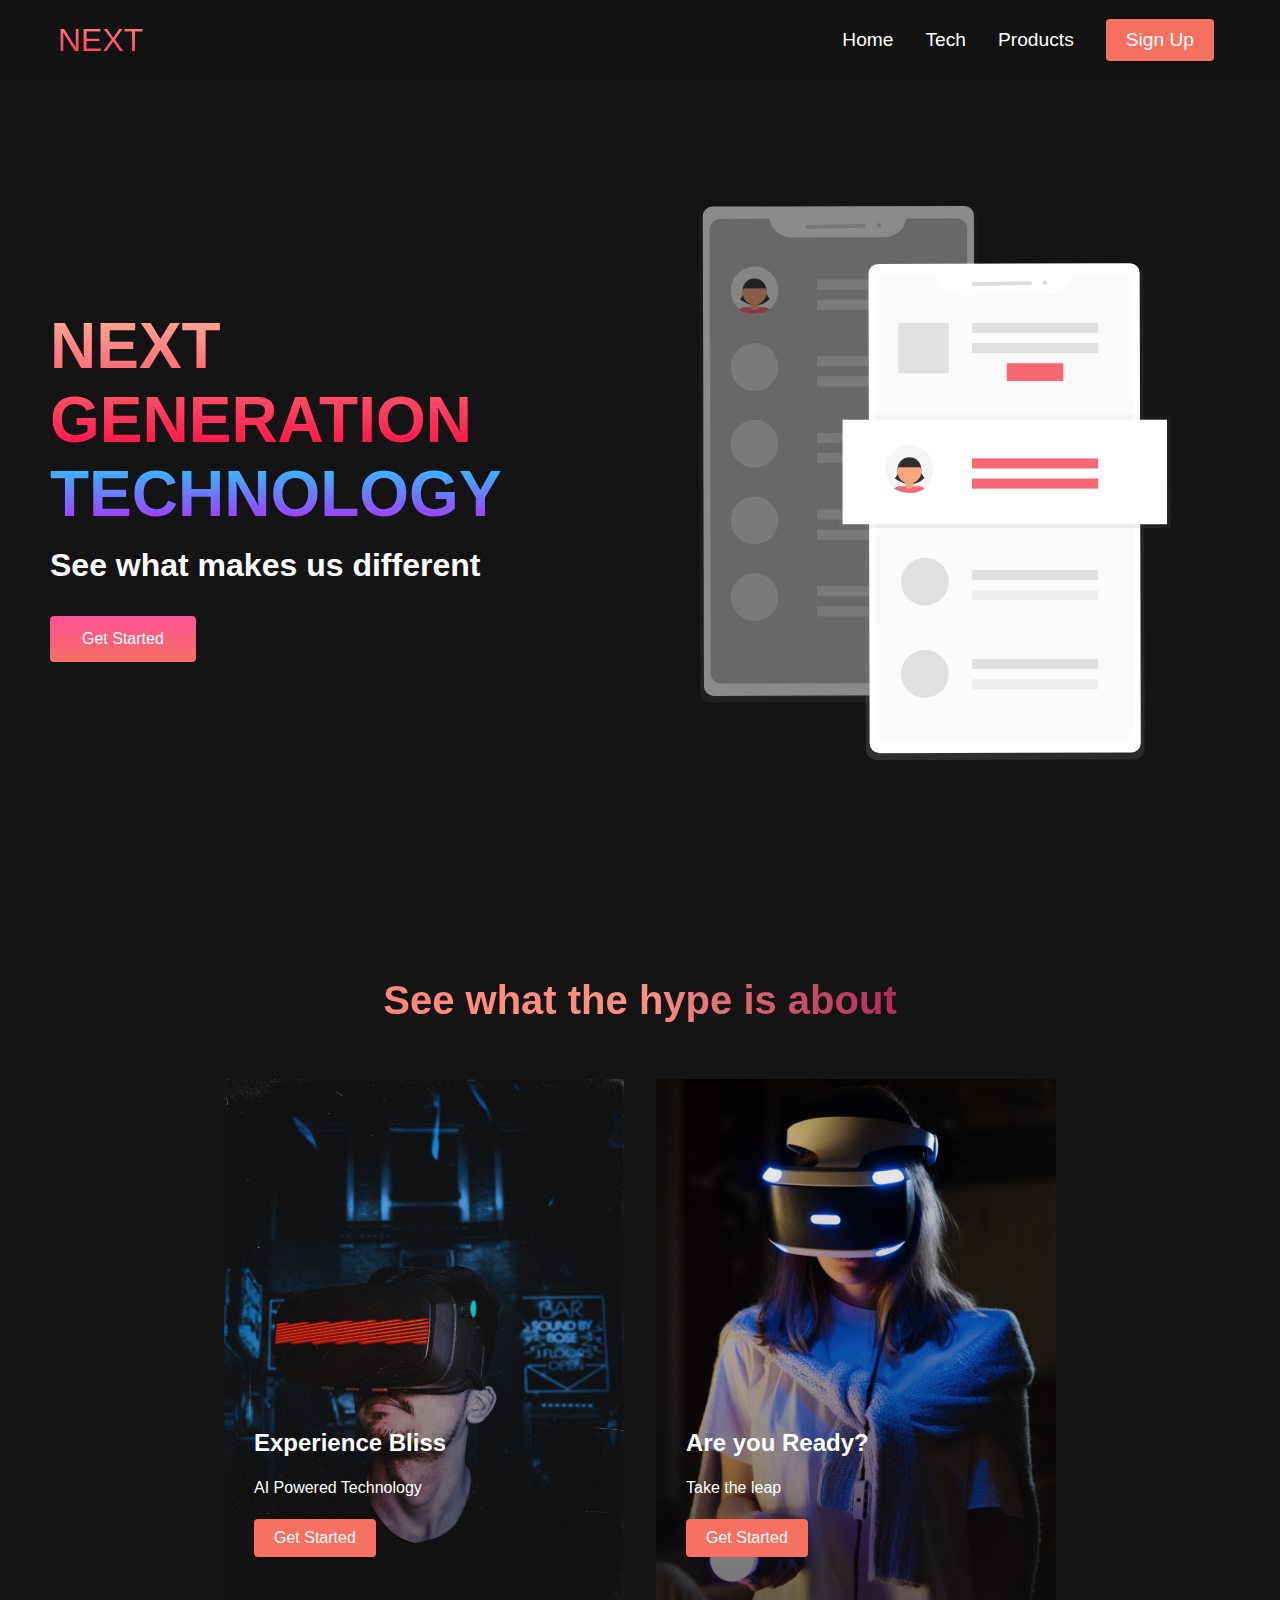
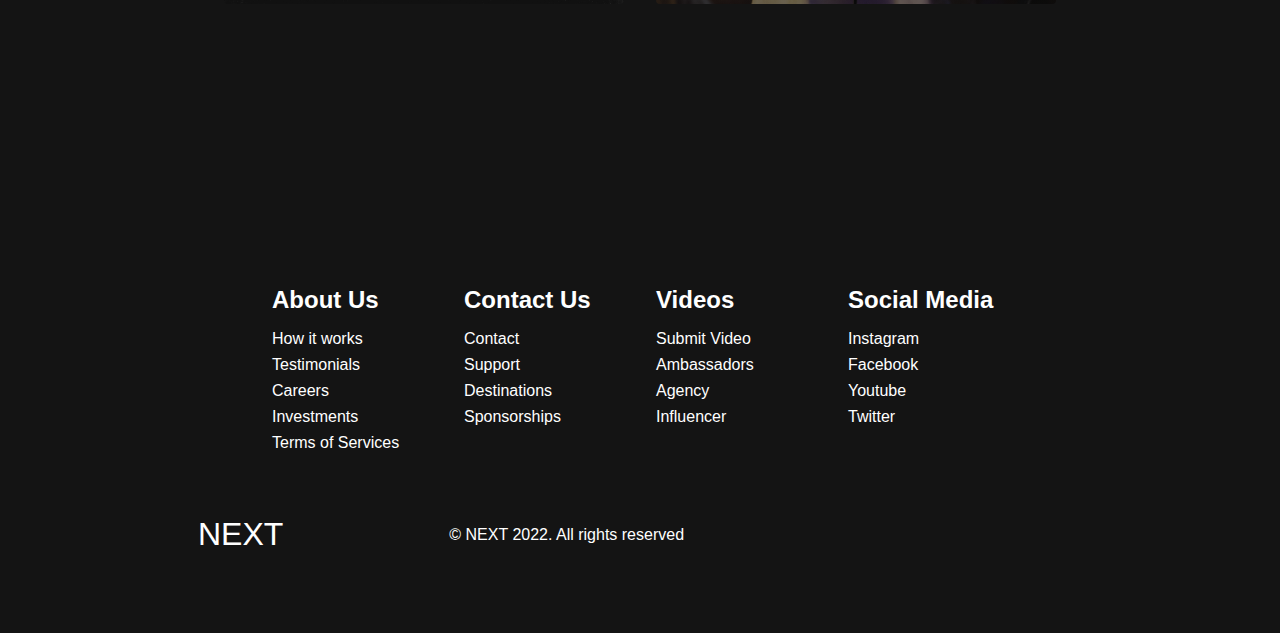
<file: index.html>
<!DOCTYPE html>
<html lang="en">
<head>
    <meta charset="UTF-8">
    <meta http-equiv="X-UA-Compatible" content="IE=edge">
    <meta name="viewport" content="width=device-width, initial-scale=1.0">
    <title>NEXT Website</title>
    <link rel="stylesheet" href="styles.css"/>
    <link rel="stylesheet" href="https://cdnjs.cloudflare.com/ajax/libs/font-awesome/6.1.2/css/all.min.css" integrity="sha512-1sCRPdkRXhBV2PBLUdRb4tMg1w2YPf37qatUFeS7zlBy7jJI8Lf4VHwWfZZfpXtYSLy85pkm9GaYVYMfw5BC1A==" crossorigin="anonymous" referrerpolicy="no-referrer" />
    <enlace rel="preconectar" href="https://fonts.googleapis.com">
        <enlace rel="preconectar" href="https://fonts.gstatic.com" crossorigin>
        <enlace href="https: //fonts.googleapis.com/css2? family= Kumbh+Sans:wght@400;700 & display=swap" rel="stylesheet"/>

</head>
<body>
    <!-- Navbar section -->
    <nav class="navbar">
        <div class="navbar_container">
            <a href="/" id="navbar_logo"><i class="fas fa-gem"></i>NEXT</a>
            <div class="navbar_toggle" id="mobile-menu">
                <span class="bar"></span>         
                <span class="bar"></span>         
                <span class="bar"></span>         
            </div>
            <ul class="navbar_menu">
                <li class="navbar_item">
                    <a href="/" class="navbar_links">Home</a>
                </li>
                <li class="navbar_item">
                    <a href="/tech.html" class="navbar_links">Tech</a>
                </li>
                <li class="navbar_item">
                    <a href="/" class="navbar_links">Products</a>
                </li>
                <li class="navbar_btn">
                    <a href="/" class="button">Sign Up</a>
                </li>
            </ul>
        </div>
    </nav>
    <!-- Hero Section -->
    <div class="main">
        <div class="main_container">
            <div class="main_content">
                <h1>NEXT GENERATION</h1>
                <h2>TECHNOLOGY</h2>
                <p>See what makes us different</p>
                <button class="main_btn"><a href="/">Get Started</a></button>
            </div>
            <div class="main_img--container">
                <img src="images/pic1.svg" alt="pic" id="main_img">
            </div>
        </div>
    </div>
    <!-- Services Section -->
    <div class="services">
        <h1>See what the hype is about</h1>
        <div class="services_container">
            <div class="services_card">
                <h2>Experience Bliss</h2>
                <p>AI Powered Technology</p>
                <button>Get Started</button>
            </div>
            <div class="services_card">
                <h2>Are you Ready?</h2>
                <p>Take the leap</p>
                <button>Get Started</button>
            </div>
        </div>
    </div>

    <!-- Footer Section -->
    <div class="footer_container">
        <div class="footer_links">
            <div class="footer_link--wrapper">
                <div class="footer_link--items">
                    <h2>About Us</h2>
                    <a href="/">How it works</a>
                    <a href="/">Testimonials</a>
                    <a href="/">Careers</a>
                    <a href="/">Investments</a>
                    <a href="/">Terms of Services</a>
                </div>
                <div class="footer_link--items">
                    <h2>Contact Us</h2>
                    <a href="/">Contact</a>
                    <a href="/">Support</a>
                    <a href="/">Destinations</a>
                    <a href="/">Sponsorships</a>
                </div>
            </div>
            <div class="footer_link--wrapper">
                <div class="footer_link--items">
                    <h2>Videos</h2>
                    <a href="/">Submit Video</a>
                    <a href="/">Ambassadors</a>
                    <a href="/">Agency</a>
                    <a href="/">Influencer</a>
                    
                </div>
                <div class="footer_link--items">
                    <h2>Social Media</h2>
                    <a href="/">Instagram</a>
                    <a href="/">Facebook</a>
                    <a href="/">Youtube</a>
                    <a href="/">Twitter</a>
                    
                </div>
            </div>
        </div>
        <div class="social_media">
            <div class="social_media--wrap">
                <div class="footer_logo">
                    <a href="/" id="footer_logo"><i class="fas fa-gem">
                    </i>NEXT</a>
                </div>
                <p class="website_rights">© NEXT 2022. All rights reserved</p>
                <div class="social_icons">
                    <a href="/" class="social_icon--link"
                    target="_blank">
                        <i class="fab fa-facebook"></i>
                    </a>
                    <a href="/" class="social_icon--link"
                    target="_blank">
                        <i class="fab fa-instagram"></i>
                    </a>
                    <a href="/" class="social_icon--link"
                    target="_blank">
                        <i class="fab fa-twitter"></i>
                    </a>
                    <a href="/" class="social_icon--link"
                    target="_blank">
                        <i class="fab fa-linkedin"></i>
                    </a>
                    <a href="/" class="social_icon--link"
                    target="_blank">
                        <i class="fab fa-youtube"></i>
                    </a>
                </div>
            </div>
        </div>

    </div>
    <script src="app.js"></script>
</body>
</html>
</file>
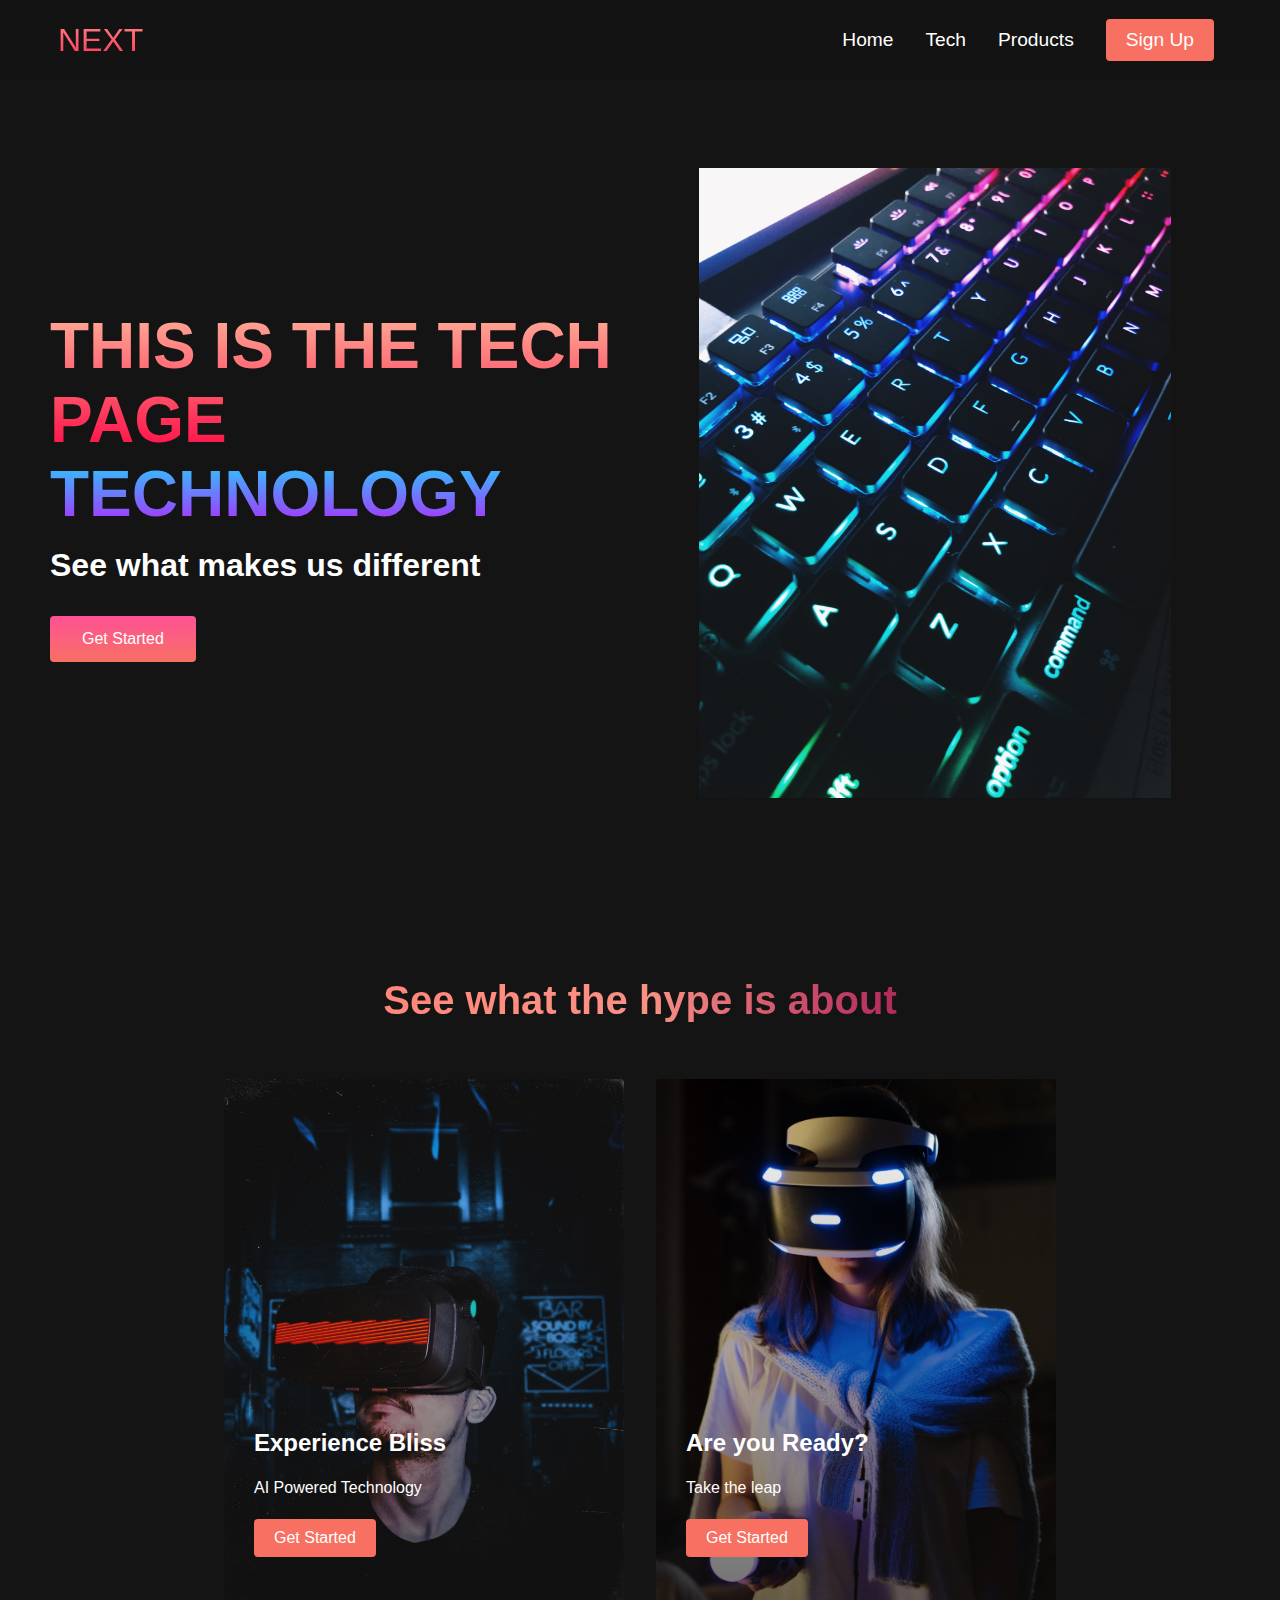
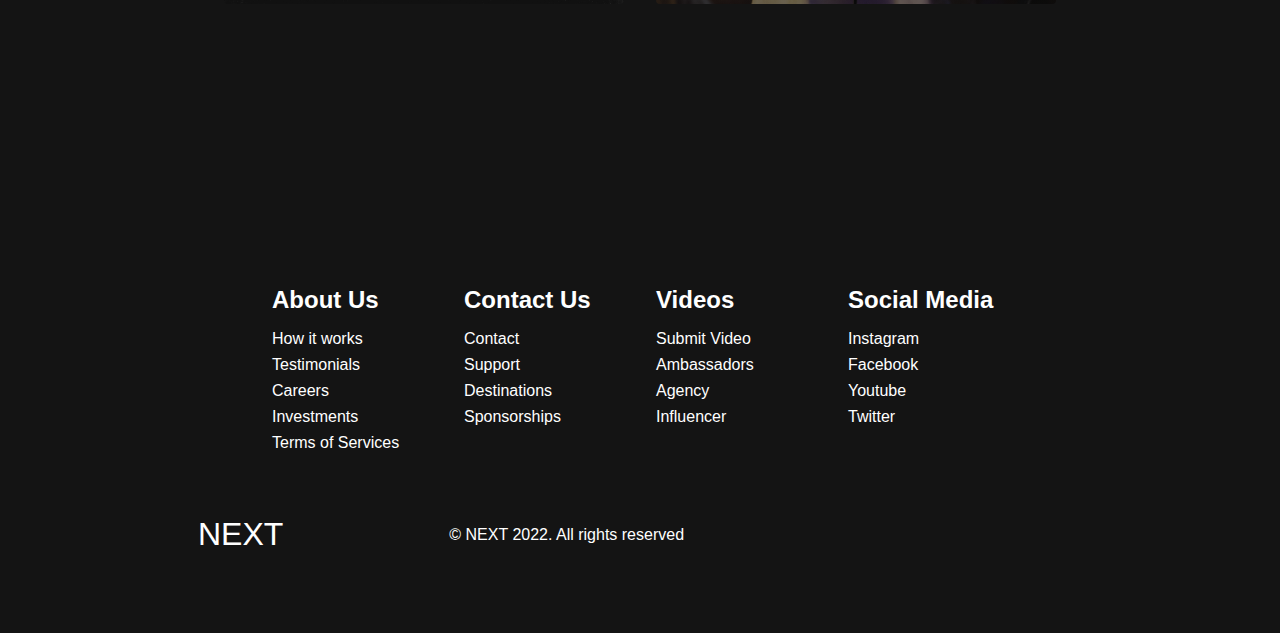
<file: tech.html>
<!DOCTYPE html>
<html lang="en">
<head>
    <meta charset="UTF-8">
    <meta http-equiv="X-UA-Compatible" content="IE=edge">
    <meta name="viewport" content="width=device-width, initial-scale=1.0">
    <title>NEXT Website</title>
    <link rel="stylesheet" href="styles.css"/>
    <link rel="stylesheet" href="https://cdnjs.cloudflare.com/ajax/libs/font-awesome/6.1.2/css/all.min.css" integrity="sha512-1sCRPdkRXhBV2PBLUdRb4tMg1w2YPf37qatUFeS7zlBy7jJI8Lf4VHwWfZZfpXtYSLy85pkm9GaYVYMfw5BC1A==" crossorigin="anonymous" referrerpolicy="no-referrer" />
    <enlace rel="preconectar" href="https://fonts.googleapis.com">
        <enlace rel="preconectar" href="https://fonts.gstatic.com" crossorigin>
        <enlace href="https: //fonts.googleapis.com/css2? family= Kumbh+Sans:wght@400;700 & display=swap" rel="stylesheet"/>

</head>
<body>
    <!-- Navbar section -->
    <nav class="navbar">
        <div class="navbar_container">
            <a href="/" id="navbar_logo"><i class="fas fa-gem"></i>NEXT</a>
            <div class="navbar_toggle" id="mobile-menu">
                <span class="bar"></span>         
                <span class="bar"></span>         
                <span class="bar"></span>         
            </div>
            <ul class="navbar_menu">
                <li class="navbar_item">
                    <a href="/" class="navbar_links">Home</a>
                </li>
                <li class="navbar_item">
                    <a href="/tech.html" class="navbar_links">Tech</a>
                </li>
                <li class="navbar_item">
                    <a href="/" class="navbar_links">Products</a>
                </li>
                <li class="navbar_btn">
                    <a href="/" class="button">Sign Up</a>
                </li>
            </ul>
        </div>
    </nav>
    <!-- Hero Section -->
    <div class="main">
        <div class="main_container">
            <div class="main_content">
                <h1>THIS IS THE TECH PAGE</h1>
                <h2>TECHNOLOGY</h2>
                <p>See what makes us different</p>
                <button class="main_btn"><a href="/">Get Started</a></button>
            </div>
            <div class="main_img--container">
                <img src="images/pic2.jpg" alt="pic" id="main_img">
            </div>
        </div>
    </div>
    <!-- Services Section -->
    <div class="services">
        <h1>See what the hype is about</h1>
        <div class="services_container">
            <div class="services_card">
                <h2>Experience Bliss</h2>
                <p>AI Powered Technology</p>
                <button>Get Started</button>
            </div>
            <div class="services_card">
                <h2>Are you Ready?</h2>
                <p>Take the leap</p>
                <button>Get Started</button>
            </div>
        </div>
    </div>

    <!-- Footer Section -->
    <div class="footer_container">
        <div class="footer_links">
            <div class="footer_link--wrapper">
                <div class="footer_link--items">
                    <h2>About Us</h2>
                    <a href="/">How it works</a>
                    <a href="/">Testimonials</a>
                    <a href="/">Careers</a>
                    <a href="/">Investments</a>
                    <a href="/">Terms of Services</a>
                </div>
                <div class="footer_link--items">
                    <h2>Contact Us</h2>
                    <a href="/">Contact</a>
                    <a href="/">Support</a>
                    <a href="/">Destinations</a>
                    <a href="/">Sponsorships</a>
                </div>
            </div>
            <div class="footer_link--wrapper">
                <div class="footer_link--items">
                    <h2>Videos</h2>
                    <a href="/">Submit Video</a>
                    <a href="/">Ambassadors</a>
                    <a href="/">Agency</a>
                    <a href="/">Influencer</a>
                    
                </div>
                <div class="footer_link--items">
                    <h2>Social Media</h2>
                    <a href="/">Instagram</a>
                    <a href="/">Facebook</a>
                    <a href="/">Youtube</a>
                    <a href="/">Twitter</a>
                    
                </div>
            </div>
        </div>
        <div class="social_media">
            <div class="social_media--wrap">
                <div class="footer_logo">
                    <a href="/" id="footer_logo"><i class="fas fa-gem">
                    </i>NEXT</a>
                </div>
                <p class="website_rights">© NEXT 2022. All rights reserved</p>
                <div class="social_icons">
                    <a href="/" class="social_icon--link"
                    target="_blank">
                        <i class="fab fa-facebook"></i>
                    </a>
                    <a href="/" class="social_icon--link"
                    target="_blank">
                        <i class="fab fa-instagram"></i>
                    </a>
                    <a href="/" class="social_icon--link"
                    target="_blank">
                        <i class="fab fa-twitter"></i>
                    </a>
                    <a href="/" class="social_icon--link"
                    target="_blank">
                        <i class="fab fa-linkedin"></i>
                    </a>
                    <a href="/" class="social_icon--link"
                    target="_blank">
                        <i class="fab fa-youtube"></i>
                    </a>
                </div>
            </div>
        </div>

    </div>
    <script src="app.js"></script>
</body>
</html>
</file>
<file: styles.css>
* {
    box-sizing: border-box;
    margin: 0;
    padding: 0;
    font-family: 'Kumbh Sans', sans-serif;
}

.navbar {
    background-color: #131313;
    height: 80px;
    display: flex;
    justify-content: center;
    align-items: center;
    font-size: 1.2rem;
    position: sticky;
    top: 0;
    z-index: 999;

}

.navbar_container {
    display: flex;
    justify-content: space-between;
    height: 80px;
    z-index: 1;
    width: 100%;
    max-width: 1300px;
    margin: 0 auto;
    padding: 0 50px;

}

#navbar_logo {
    background-color: #ff8177;
    background-image: linear-gradient(to top, #ff0844 0%, #ffb199 100%);
    background-size: 100%;
    -webkit-background-clip: text;
    -moz-background-clip: text;
    -webkit-text-fill-color: transparent;
    display: flex;
    align-items: center;
    cursor: pointer;
    text-decoration: none;
    font-size: 2rem;
}

.fa-gem {
    margin-right: 0.5rem;

}
.navbar_menu{
    display: flex;
    align-items: center;
    list-style: none;
    text-align: center;
}

.navbar_item {
    height: 80px;
}
.navbar_links{
    color: #fff;
    display: flex;
    align-items: center;
    justify-content: center;
    text-decoration: none;
    padding: 0 1rem;
    height: 100%;

}

.navbar_btn{
    display: flex;
    justify-content: center;
    align-items: center;
    padding: 0 1rem;
    width: 100%;

}
.button {
    display: flex;
    justify-content: center;
    text-decoration: none;
    padding: 10px 20px;
    height: 100%;
    width: 100%;
    border: none;
    outline: none;
    border-radius: 4px;
    background: #f77062;
    color: #fff;

}
.button:hover {
    background:#ff0844;
    transition: all 0.3s ease;
}
.navbar_links:hover{
    color: #ff0844;
    transition: all 0.3s ease;
}

@media screen and (max-width: 960px) {
    .navbar_container {
        display: flex;
        justify-content: space-between;
        height: 80px;
        z-index: 1;
        width: 100%;
        max-width: 1300px;
        padding: 0;
    }
    .navbar_menu {
        display: grid;
        grid-template-columns: auto;
        margin: 0;
        width: 100%;
        position: absolute;
        top: -1000px;
        opacity: 0;
        transition: all 0.5s ease;
        height: 50vh;
        z-index: -1;
        background: #131313;

    }

    .navbar_menu.active{
        background: #131313;
        top: 100%;
        opacity: 1;
        transition: all 0.5s ease;
        z-index: 99;
        height: 50vh;
        font-size: 1.6rem;
    }
    #navbar_logo {
        padding-left: 25px;
    }
    .navbar_toggle .bar {
        width: 25px;
        height: 3px;
        margin: 5px auto;
        transition: all 0.3s ease-in-out;
        background: #fff;
    }

    .navbar_item {
        width: 100%;
    }
    .navbar_links {
        text-align: center;
        padding: 2rem;
        width: 100%;
        display: table;
    }

    #mobile-menu {
        position: absolute;
        top: 20%;
        right: 5%;
        transform: translate(5%, 20%);
    }

    .navbar_btn {
        padding-bottom: 2rem;

    }
    .button {
        display: flex;
        justify-content: center;
        align-items: center;
        width: 80%;
        height: 80px;
        margin: 0;
    }
    .navbar_toggle .bar {
        display: block;
        cursor: pointer;
    }
    #mobile-menu.is-active .bar:nth-child(2){
        opacity: 0;
    }
    #mobile-menu.is-active .bar:nth-child(1) {
        transform: translateY(8px) rotate(45deg);
    }
    #mobile-menu.is-active .bar:nth-child(3) {
        transform: translateY(-8px) rotate(-45deg);
    }
}
/* Hero Section CSS */

.main {
    background-color: #141414;
}

.main_container {
    display: grid;
    grid-template-columns: 1fr 1fr;
    align-items: center;
    justify-self: center;
    margin: 0 auto;
    height: 90vh;
    background-color: #141414;
    z-index: 1;
    width: 100%;
    max-width: 1300px;
    padding: 0 50px;

}
.main_content h1 {
    font-size: 4rem;
    background-color: #ff8177;
    background-image: linear-gradient(to top, #ff0844 0%, #ffb199 100%);
    background-size: 100%;
    -webkit-background-clip: text;
    -moz-background-clip: text;
    -webkit-text-fill-color: transparent;
    -moz-text-fill-color: transparent;
}
.main_content h2{
    font-size: 4rem;
    background-color: #ff8177;
    background-image: linear-gradient(to top, #b721ff 0%, #21d4fd 100%);
    background-size: 100%;
    -webkit-background-clip: text;
    -moz-background-clip: text;
    -webkit-text-fill-color: transparent;
    -moz-text-fill-color: transparent;
}
.main_content p {
    margin-top: 1rem;
    font-size: 2rem;
    font-weight: 700;
    color: #fff

}
.main_btn {
    font-size: 1rem;
    background-image: linear-gradient(to top, #f77062 0%, #fe5196 100%);
    padding: 14px 32px;
    border: none;
    border-radius: 4px;
    color: #fff;
    margin-top: 2rem;
    cursor: pointer;
    position: relative;
    transition: all 0.35s;
    outline: none;
}
.main_btn a{
    position: relative;
    z-index: 2;
    color: #fff;
    text-decoration: none;

}

.main_btn:after{
    position: absolute;
    content: '';
    top: 0;
    left: 0;
    width: 0;
    height: 100%;
    background: #b721ff;
    transition: all 0.35s;
    border-radius: 4px;
}
.main_btn:hover {
    color: #fff;
}
.main_btn:hover:after{
    width: 100%;
}
.main_img--container{
    text-align: center;
}
#main_img {
    height: 80%;
    width: 80%;
}
/* Mobile Responsive */
@media screen and (max-width: 768px) {
    .main_container{
        display: grid;
        grid-template-columns: auto;
        align-items: center;
        justify-self: center;
        width: 100%;
        margin: 0 auto;
        height: 95vh;
    }
    .main_img--container{
        height: 70vh;
    }
    .main_content {
        text-align: center;
        margin-bottom: 4rem;
    }
    .main_content h1 {
        font-size: 2.5rem;
        margin-top: 2rem;
    }
    .main_content h2{
        font-size: 3rem;
    }
    .main_content p {
        margin-top: 1rem;
        font-size: 1.5rem;
    }
}
@media screen and (max-width:480px) {
    .main_content h1 {
        font-size: 2rem;
        margin-top: 3rem;
    }
    .main_content h2{
        font-size: 2rem;
    }
    .main_content p {
        margin-top: 2rem;
        font-size: 1.5rem;
    }
    .main_btn {
        padding: 12px 36px;
        margin: 2rem 0;
    }
    .main_img--container{
        height: 60vh;
        
    }
}
/* Services Section CSS*/
.services{
    background: #141414;
    display: flex;
    flex-direction: column;
    align-items: center;
    height: 100vh;
}
.services h1{
    background-color: #ff8177;
    background-image: linear-gradient(
        to right, #ff8177 0%,
        #ff867a 0%,
        #ff8c7f 21%,
        #f99185 52%,
        #cf556c 78%,
        #b12a5b 100%
    );
    background-size: 100%;
    margin-bottom: 2.5rem;
    margin-top: 5.5rem;
    
    font-size: 2.5rem;
    -webkit-background-clip: text;
    -moz-background-clip: text;
    -webkit-text-fill-color: transparent;
    -moz-text-fill-color: transparent;
}
.services_container {
    display: flex;
    justify-content: center;
    flex-wrap: wrap;
}
.services_card {
    margin: 1rem;
    height: 525px;
    width: 400px;
    border-radius: 4px;
    background-image: linear-gradient(to bottom, rgba(0,0,0,0) 0%, rgba(17,17,17,0.6) 100%),
    url('/images/pic3.jpg');
    background-size: cover;
    position: relative;
    color: #fff;
}
.services_card:nth-child(2) {
    background-image: linear-gradient(to bottom, rgba(0,0,0,0) 0%, rgba(17,17,17,0.6) 100%),
    url('/images/pic4.jpg');
}
.services h2 {
    position: absolute;
    top: 350px;
    left: 30px;
}
.services_card p {
    position: absolute;
    top: 400px;
    left: 30px;
}
.services_card button {
    color: #fff;
    padding: 10px 20px;
    border: none;
    outline: none;
    border-radius: 4px;
    background: #f77062;
    position: absolute;
    top: 440px;
    left: 30px;
    font-size: 1rem;
    cursor: pointer;
}
.services_card:hover {
    transform: scale(1.075);
    transition: 0.2s ease-in;
    cursor: pointer;
}

@media screen and (max-width: 960px) {
    .services {
        height: 1600px;
    }
    .services h1 {
        font-size: 2rem;
        
    }
}

@media screen and (max-width: 480px) {
    .services {
        height: 1400px;
    }
    .services h1{
        font-size: 1.2rem;
    }
    .services_card {
        width: 300px;
    }
}

.footer_container {
    background-color: #141414;
    padding: 5rem 0;
    display: flex;
    flex-direction: column;
    justify-content: center;
    align-items: center;
}
#footer_logo {
    color: #fff;
    display: flex;
    align-items: center;
    cursor: pointer;
    text-decoration: none;
    font-size: 2rem;
}
.footer_links {
    width: 100%;
    max-width: 1000px;
    display: flex;
    justify-content: center;
}
.footer_link--wrapper {
    display: flex;
}
.footer_link--items {
    display: flex;
    flex-direction: column;
    align-items: flex-start;
    margin: 16px;
    text-align: left;
    width: 160px;
    box-sizing: border-box;
}

.footer_link--items h2 {
    margin-bottom: 16px;
}
.footer_link--items > h2{
    color: #fff;
}
.footer_link--items a{
    color: #fff;
    text-decoration: none;
    margin-bottom: 0.5rem;
}

.footer_link--items a:hover {
    color: #ff0844;
    transition: 0.3s ease-out;
}

/* Social Icons */
.social_icon--link {
    color: #fff;
    font-size: 24px;
}
.social_media {
    max-width: 1000px;
    width: 100%;
}

.social_media--wrap {
    display: flex;
    justify-content: space-between;
    align-items: center;
    width: 90%;
    max-width: 1000px;
    margin: 40px auto 0 auto;
}
.social_icons {
    display: flex;
    justify-content: space-between;
    align-items: center;
    width: 240px;
}

.social_logo {
    color: #fff;
    justify-self: flex-start;
    margin-left: 20px;
    cursor: pointer;
    font-size: 2rem;
    display: flex;
    align-items: center;
    margin-bottom: 16px;
}
.website_rights {
    color: #fff;
}

@media screen and (max-width: 820px) {
    .footer_links {
        padding-top: 2rem;
    }
    #footer_logo{
        margin-bottom: 2rem;
    }
    .website_rights {
        margin-bottom: 2rem;
    }
    .footer_link--wrapper{
        flex-direction: column;
    }
    .social_media--wrap {
        flex-direction: column;
    }
}

@media screen and (max-width: 480px) {
    .footer_link--items{
        margin: 0;
        padding: 10px;
        width: 100%;
    }
}
</file>
